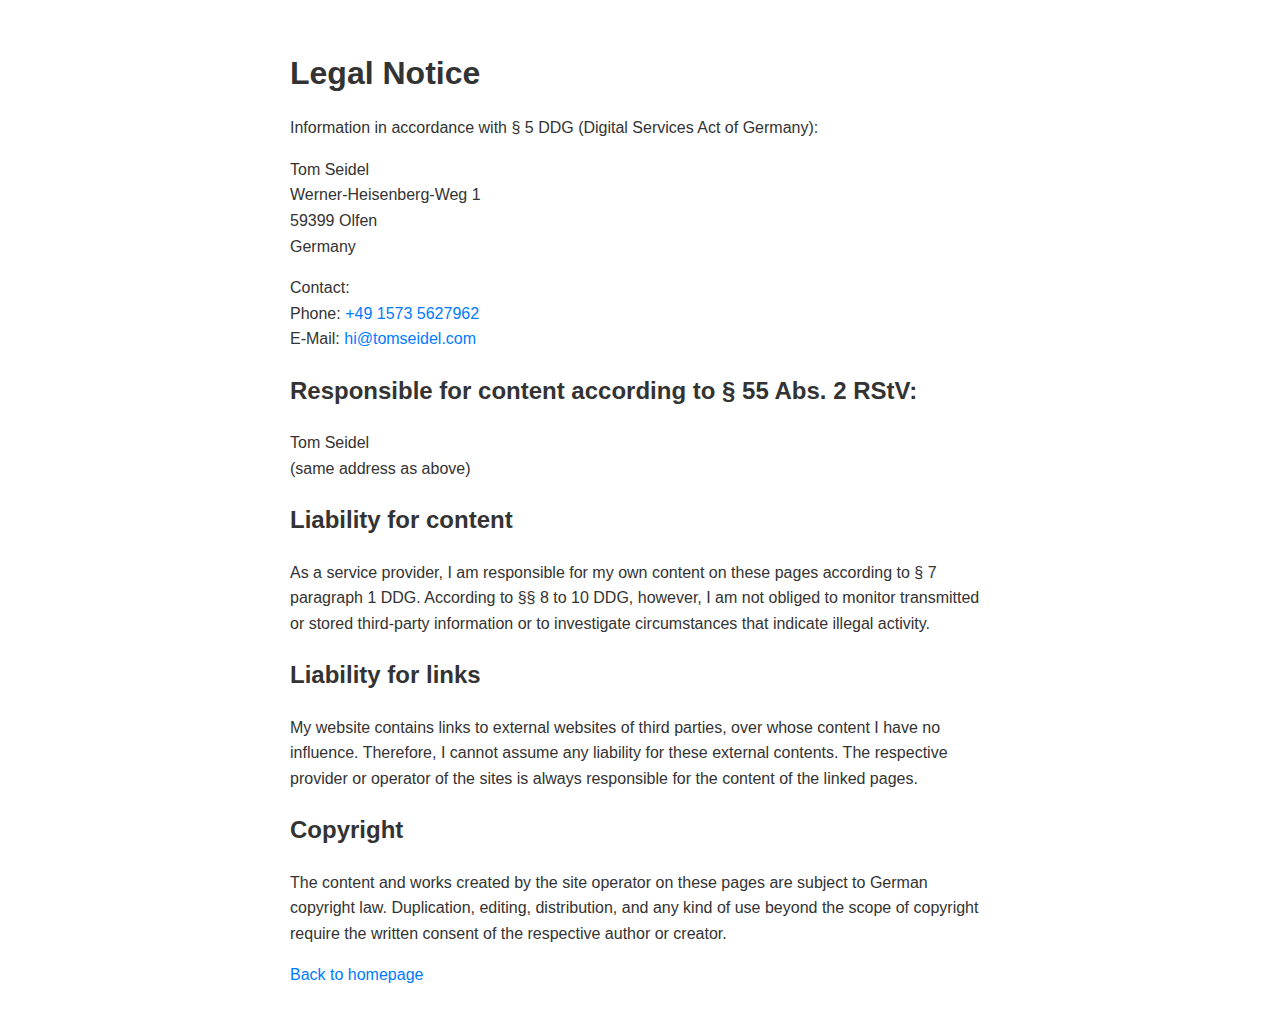
<file: legalnotes.html>
<!DOCTYPE html>
<html lang="en">
    <head>
        <meta charset="UTF-8">
        <meta name="viewport" content="width=device-width, initial-scale=1.0">
        <title>Legal Notice / Impressum</title>
        <style>
            body {
                font-family: sans-serif;
                line-height: 1.6;
                max-width: 700px;
                margin: 3rem auto;
                padding: 0 1rem;
                color: #333;
            }
            h1 {
                font-size: 2rem;
                margin-bottom: 1rem;
            }
            a {
                color: #007bff;
                text-decoration: none;
            }
            a:hover {
                text-decoration: underline;
            }
        </style>
    </head>
    <body>
        <h1>Legal Notice</h1>

        <p>Information in accordance with § 5 DDG (Digital Services Act of Germany):</p>

        <p>
        Tom Seidel<br>
        Werner-Heisenberg-Weg 1<br>
        59399 Olfen<br>
        Germany
        </p>

        <p>
        Contact:<br>
        Phone: <a href="tel:+4915735627962">+49 1573 5627962</a><br>
        E-Mail: <a href="mailto:hi@tomseidel.com">hi@tomseidel.com</a>
        </p>

        <h2>Responsible for content according to § 55 Abs. 2 RStV:</h2>
        <p>
        Tom Seidel<br>
        (same address as above)
        </p>

        <h2>Liability for content</h2>
        <p>
        As a service provider, I am responsible for my own content on these pages according to § 7 paragraph 1 DDG. According to §§ 8 to 10 DDG, however, I am not obliged to monitor transmitted or stored third-party information or to investigate circumstances that indicate illegal activity.
        </p>

        <h2>Liability for links</h2>
        <p>
        My website contains links to external websites of third parties, over whose content I have no influence. Therefore, I cannot assume any liability for these external contents. The respective provider or operator of the sites is always responsible for the content of the linked pages.
        </p>

        <h2>Copyright</h2>
        <p>
        The content and works created by the site operator on these pages are subject to German copyright law. Duplication, editing, distribution, and any kind of use beyond the scope of copyright require the written consent of the respective author or creator.
        </p>

        <p><a href="/links.html">Back to homepage</a></p>
    </body>
</html>
</file>
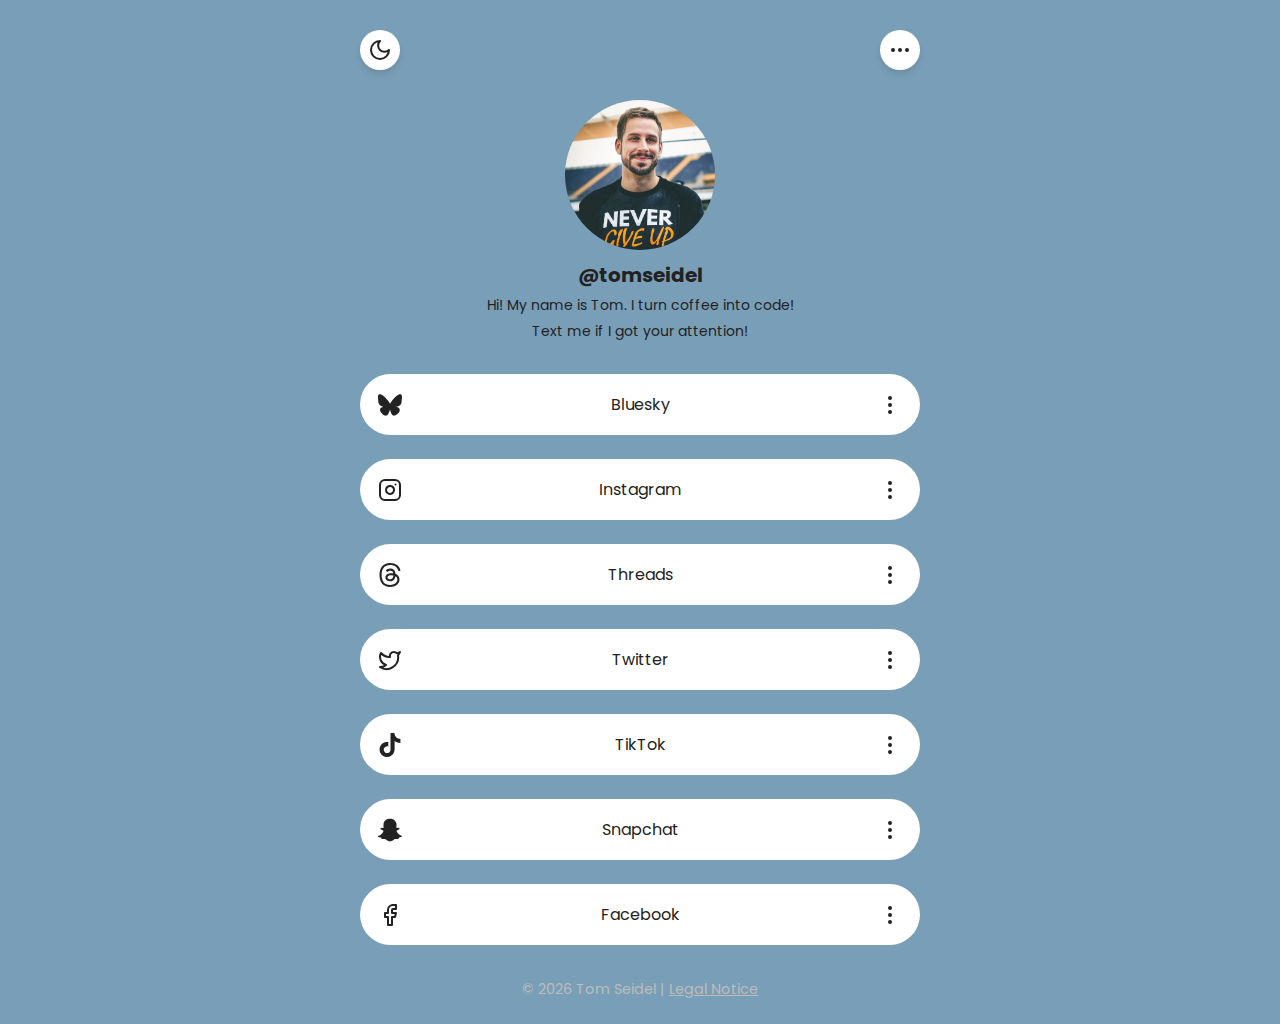
<file: links.html>
<!DOCTYPE html>
<html lang="en">
    <head>
        <meta charset="UTF-8">
        <meta name="viewport" content="width=device-width, initial-scale=1.0">
        <link rel="stylesheet" href="styles/links.css">
        <link rel="preconnect" href="https://fonts.googleapis.com">
        <link rel="preconnect" href="https://fonts.gstatic.com" crossorigin>
        <link href="https://fonts.googleapis.com/css2?family=Poppins:wght@400;700&display=swap" rel="stylesheet">
        <link rel="apple-touch-icon" sizes="180x180" href="/apple-touch-icon.png">
        <link rel="icon" type="image/png" sizes="32x32" href="/favicon-32x32.png">
        <link rel="icon" type="image/png" sizes="16x16" href="/favicon-16x16.png">
        <link rel="manifest" href="/site.webmanifest">
        <title>Tom Seidel | Links</title>
    </head>
    <body>

        <div class="overlay"></div>
        <section id="modal-frame" class="modal-frame">
          <header class="modal-header">
            <h2>Share Link</h2>
            <button id="modal-close" class="modal-close" aria-label="Close modal">
              <!-- Close Icon -->
              <svg xmlns="http://www.w3.org/2000/svg" width="24" height="24" viewBox="0 0 24 24" fill="none" stroke="black" stroke-width="2" stroke-linecap="round" stroke-linejoin="round" class="lucide lucide-x-icon lucide-x"><path d="M18 6 6 18"/><path d="m6 6 12 12"/></svg>
            </button>
          </header>
          <div class="modal-input-wrapper">
            <input type="text" id="modal-link" class="modal-link" value="" readonly />
            <button id="copy-button" class="copy-button" data-url="">Copy Link</button>
          </div>
        </section>
        
        <header>
            <div class="header-wrapper">
                <div class="header-content">
                    <div class="darkmode-share">
                        <button id="darkmode-button" class="darkmode-button"></button>
                        <button id="menu-button" class="menu-button" data-url="https://tomseidel.com/links"></button>
                    </div>
                </div>
                <div class="hero-wrapper">
                    <img src="assets/pictures/tom.jpg" alt="profile picture" class="hero-pic">
                    <h1>@tomseidel</h1>
                    <p>Hi! My name is Tom. I turn coffee into code!</p>
                    <p>Text me if I got your attention!</p>
                </div>
            </div>
        </header>

        <section class="link-wrapper">
            <div class="link-content">
            
                <!-- Bluesky -->
                <div class="link-button">
                    <div class="link-left">
                        <!-- Bluesky Icon SVG -->
                        <svg role="img" viewBox="0 0 24 24" xmlns="http://www.w3.org/2000/svg" id="Bluesky--Streamline-Simple-Icons" height="24" width="24"><desc>Bluesky Streamline Icon: https://streamlinehq.com</desc><title>Bluesky</title><path d="M12 10.8c-1.087 -2.114 -4.046 -6.053 -6.798 -7.995C2.566 0.944 1.561 1.266 0.902 1.565 0.139 1.908 0 3.08 0 3.768c0 0.69 0.378 5.65 0.624 6.479 0.815 2.736 3.713 3.66 6.383 3.364 0.136 -0.02 0.275 -0.039 0.415 -0.056 -0.138 0.022 -0.276 0.04 -0.415 0.056 -3.912 0.58 -7.387 2.005 -2.83 7.078 5.013 5.19 6.87 -1.113 7.823 -4.308 0.953 3.195 2.05 9.271 7.733 4.308 4.267 -4.308 1.172 -6.498 -2.74 -7.078a8.741 8.741 0 0 1 -0.415 -0.056c0.14 0.017 0.279 0.036 0.415 0.056 2.67 0.297 5.568 -0.628 6.383 -3.364 0.246 -0.828 0.624 -5.79 0.624 -6.478 0 -0.69 -0.139 -1.861 -0.902 -2.206 -0.659 -0.298 -1.664 -0.62 -4.3 1.24C16.046 4.748 13.087 8.687 12 10.8Z" fill="currentColor" stroke-width="1"></path></svg>
                    </div>
                    <a href="https://bsky.app/profile/tomseidel.com" class="link-center" target="_blank">Bluesky</a>
                    <button class="link-right" data-url="https://bsky.app/profile/tomseidel.com" aria-label="Copy Bluesky Link">
                        <!-- 3 dots icon -->
                        <svg xmlns="http://www.w3.org/2000/svg" width="24" height="24" viewBox="0 0 24 24" fill="none" stroke="currentColor" stroke-width="2" stroke-linecap="round" stroke-linejoin="round" class="lucide lucide-ellipsis-vertical-icon lucide-ellipsis-vertical"><circle cx="12" cy="12" r="1"/><circle cx="12" cy="5" r="1"/><circle cx="12" cy="19" r="1"/></svg>
                    </button>
                </div>
            
                <!-- Instagram -->
                <div class="link-button">
                    <div class="link-left">
                        <!-- Instagram Icon SVG -->
                        <svg xmlns="http://www.w3.org/2000/svg" width="24" height="24" viewBox="0 0 24 24" fill="none" stroke="currentColor" stroke-width="2" stroke-linecap="round" stroke-linejoin="round" class="lucide lucide-instagram-icon lucide-instagram"><rect width="20" height="20" x="2" y="2" rx="5" ry="5"/><path d="M16 11.37A4 4 0 1 1 12.63 8 4 4 0 0 1 16 11.37z"/><line x1="17.5" x2="17.51" y1="6.5" y2="6.5"/></svg>
                    </div>
                    <a href="https://www.instagram.com/tom_sei/" class="link-center" target="_blank">Instagram</a>
                    <button class="link-right" data-url="https://www.instagram.com/tom_sei/" aria-label="Copy Instagram Link">
                        <!-- 3 dots icon -->
                        <svg xmlns="http://www.w3.org/2000/svg" width="24" height="24" viewBox="0 0 24 24" fill="none" stroke="currentColor" stroke-width="2" stroke-linecap="round" stroke-linejoin="round" class="lucide lucide-ellipsis-vertical-icon lucide-ellipsis-vertical"><circle cx="12" cy="12" r="1"/><circle cx="12" cy="5" r="1"/><circle cx="12" cy="19" r="1"/></svg>
                    </button>
                </div>

                <!-- Threads -->
                <div class="link-button">
                    <div class="link-left">
                        <!-- Threads Icon SVG -->
                        <svg role="img" viewBox="0 0 24 24" xmlns="http://www.w3.org/2000/svg" id="Threads--Streamline-Simple-Icons" height="24" width="24"><desc>Threads Streamline Icon: https://streamlinehq.com</desc><title>Threads</title><path d="M12.186 24h-0.007c-3.581 -0.024 -6.334 -1.205 -8.184 -3.509C2.35 18.44 1.5 15.586 1.472 12.01v-0.017c0.03 -3.579 0.879 -6.43 2.525 -8.482C5.845 1.205 8.6 0.024 12.18 0h0.014c2.746 0.02 5.043 0.725 6.826 2.098 1.677 1.29 2.858 3.13 3.509 5.467l-2.04 0.569c-1.104 -3.96 -3.898 -5.984 -8.304 -6.015 -2.91 0.022 -5.11 0.936 -6.54 2.717C4.307 6.504 3.616 8.914 3.589 12c0.027 3.086 0.718 5.496 2.057 7.164 1.43 1.783 3.631 2.698 6.54 2.717 2.623 -0.02 4.358 -0.631 5.8 -2.045 1.647 -1.613 1.618 -3.593 1.09 -4.798 -0.31 -0.71 -0.873 -1.3 -1.634 -1.75 -0.192 1.352 -0.622 2.446 -1.284 3.272 -0.886 1.102 -2.14 1.704 -3.73 1.79 -1.202 0.065 -2.361 -0.218 -3.259 -0.801 -1.063 -0.689 -1.685 -1.74 -1.752 -2.964 -0.065 -1.19 0.408 -2.285 1.33 -3.082 0.88 -0.76 2.119 -1.207 3.583 -1.291a13.853 13.853 0 0 1 3.02 0.142c-0.126 -0.742 -0.375 -1.332 -0.75 -1.757 -0.513 -0.586 -1.308 -0.883 -2.359 -0.89h-0.029c-0.844 0 -1.992 0.232 -2.721 1.32l-1.757 -1.18c0.98 -1.454 2.568 -2.256 4.478 -2.256h0.044c3.194 0.02 5.097 1.975 5.287 5.388 0.108 0.046 0.216 0.094 0.321 0.142 1.49 0.7 2.58 1.761 3.154 3.07 0.797 1.82 0.871 4.79 -1.548 7.158 -1.85 1.81 -4.094 2.628 -7.277 2.65Zm1.003 -11.69c-0.242 0 -0.487 0.007 -0.739 0.021 -1.836 0.103 -2.98 0.946 -2.916 2.143 0.067 1.256 1.452 1.839 2.784 1.767 1.224 -0.065 2.818 -0.543 3.086 -3.71a10.5 10.5 0 0 0 -2.215 -0.221z" fill="currentColor" stroke-width="1"></path></svg>
                    </div>
                    <a href="https://www.threads.net/@tom_sei/" class="link-center" target="_blank">Threads</a>
                    <button class="link-right" data-url="https://www.threads.net/@tom_sei/" aria-label="Copy Threads Link">
                        <!-- 3 dots icon -->
                        <svg xmlns="http://www.w3.org/2000/svg" width="24" height="24" viewBox="0 0 24 24" fill="none" stroke="currentColor" stroke-width="2" stroke-linecap="round" stroke-linejoin="round" class="lucide lucide-ellipsis-vertical-icon lucide-ellipsis-vertical"><circle cx="12" cy="12" r="1"/><circle cx="12" cy="5" r="1"/><circle cx="12" cy="19" r="1"/></svg>
                    </button>
                </div>
                
                <!-- Twitter -->
                <div class="link-button">
                    <div class="link-left">
                        <!-- Twitter Icon SVG -->
                        <svg xmlns="http://www.w3.org/2000/svg" width="24" height="24" viewBox="0 0 24 24" fill="none" stroke="currentColor" stroke-width="2" stroke-linecap="round" stroke-linejoin="round" class="lucide lucide-twitter-icon lucide-twitter"><path d="M22 4s-.7 2.1-2 3.4c1.6 10-9.4 17.3-18 11.6 2.2.1 4.4-.6 6-2C3 15.5.5 9.6 3 5c2.2 2.6 5.6 4.1 9 4-.9-4.2 4-6.6 7-3.8 1.1 0 3-1.2 3-1.2z"/></svg>
                    </div>
                    <a href="https://x.com/tseideldev/" class="link-center" target="_blank">Twitter</a>
                    <button class="link-right" data-url="https://x.com/tseideldev/" aria-label="Copy Twitter Link">
                        <!-- 3 dots icon -->
                        <svg xmlns="http://www.w3.org/2000/svg" width="24" height="24" viewBox="0 0 24 24" fill="none" stroke="currentColor" stroke-width="2" stroke-linecap="round" stroke-linejoin="round" class="lucide lucide-ellipsis-vertical-icon lucide-ellipsis-vertical"><circle cx="12" cy="12" r="1"/><circle cx="12" cy="5" r="1"/><circle cx="12" cy="19" r="1"/></svg>
                    </button>
                </div>

                <!-- TikTok -->
                <div class="link-button">
                    <div class="link-left">
                        <!-- TikTok Icon SVG -->
                        <svg role="img" viewBox="0 0 24 24" xmlns="http://www.w3.org/2000/svg" id="Tiktok--Streamline-Simple-Icons" height="24" width="24"><desc>Tiktok Streamline Icon: https://streamlinehq.com</desc><title>TikTok</title><path d="M12.525 0.02c1.31 -0.02 2.61 -0.01 3.91 -0.02 0.08 1.53 0.63 3.09 1.75 4.17 1.12 1.11 2.7 1.62 4.24 1.79v4.03c-1.44 -0.05 -2.89 -0.35 -4.2 -0.97 -0.57 -0.26 -1.1 -0.59 -1.62 -0.93 -0.01 2.92 0.01 5.84 -0.02 8.75 -0.08 1.4 -0.54 2.79 -1.35 3.94 -1.31 1.92 -3.58 3.17 -5.91 3.21 -1.43 0.08 -2.86 -0.31 -4.08 -1.03 -2.02 -1.19 -3.44 -3.37 -3.65 -5.71 -0.02 -0.5 -0.03 -1 -0.01 -1.49 0.18 -1.9 1.12 -3.72 2.58 -4.96 1.66 -1.44 3.98 -2.13 6.15 -1.72 0.02 1.48 -0.04 2.96 -0.04 4.44 -0.99 -0.32 -2.15 -0.23 -3.02 0.37 -0.63 0.41 -1.11 1.04 -1.36 1.75 -0.21 0.51 -0.15 1.07 -0.14 1.61 0.24 1.64 1.82 3.02 3.5 2.87 1.12 -0.01 2.19 -0.66 2.77 -1.61 0.19 -0.33 0.4 -0.67 0.41 -1.06 0.1 -1.79 0.06 -3.57 0.07 -5.36 0.01 -4.03 -0.01 -8.05 0.02 -12.07z" fill="currentColor" stroke-width="1"></path></svg>
                    </div>
                    <a href="https://www.tiktok.com/@tom_seidel" class="link-center" target="_blank">TikTok</a>
                    <button class="link-right" data-url="https://www.tiktok.com/@tom_seidel" aria-label="Copy TikTok Link">
                        <!-- 3 dots icon -->
                        <svg xmlns="http://www.w3.org/2000/svg" width="24" height="24" viewBox="0 0 24 24" fill="none" stroke="currentColor" stroke-width="2" stroke-linecap="round" stroke-linejoin="round" class="lucide lucide-ellipsis-vertical-icon lucide-ellipsis-vertical"><circle cx="12" cy="12" r="1"/><circle cx="12" cy="5" r="1"/><circle cx="12" cy="19" r="1"/></svg>
                    </button>
                </div>

                <!-- Snapchat -->
                <div class="link-button">
                    <div class="link-left">
                        <!-- Snapchat Icon SVG -->
                        <svg role="img" viewBox="0 0 24 24" xmlns="http://www.w3.org/2000/svg" id="Snapchat--Streamline-Simple-Icons" height="24" width="24"><desc>Snapchat Streamline Icon: https://streamlinehq.com</desc><title>Snapchat</title><path d="M12.206 0.793c0.99 0 4.347 0.276 5.93 3.821 0.529 1.193 0.403 3.219 0.299 4.847l-0.003 0.06c-0.012 0.18 -0.022 0.345 -0.03 0.51 0.075 0.045 0.203 0.09 0.401 0.09 0.3 -0.016 0.659 -0.12 1.033 -0.301 0.165 -0.088 0.344 -0.104 0.464 -0.104 0.182 0 0.359 0.029 0.509 0.09 0.45 0.149 0.734 0.479 0.734 0.838 0.015 0.449 -0.39 0.839 -1.213 1.168 -0.089 0.029 -0.209 0.075 -0.344 0.119 -0.45 0.135 -1.139 0.36 -1.333 0.81 -0.09 0.224 -0.061 0.524 0.12 0.868l0.015 0.015c0.06 0.136 1.526 3.475 4.791 4.014 0.255 0.044 0.435 0.27 0.42 0.509 0 0.075 -0.015 0.149 -0.045 0.225 -0.24 0.569 -1.273 0.988 -3.146 1.271 -0.059 0.091 -0.12 0.375 -0.164 0.57 -0.029 0.179 -0.074 0.36 -0.134 0.553 -0.076 0.271 -0.27 0.405 -0.555 0.405h-0.03c-0.135 0 -0.313 -0.031 -0.538 -0.074 -0.36 -0.075 -0.765 -0.135 -1.273 -0.135 -0.3 0 -0.599 0.015 -0.913 0.074 -0.6 0.104 -1.123 0.464 -1.723 0.884 -0.853 0.599 -1.826 1.288 -3.294 1.288 -0.06 0 -0.119 -0.015 -0.18 -0.015h-0.149c-1.468 0 -2.427 -0.675 -3.279 -1.288 -0.599 -0.42 -1.107 -0.779 -1.707 -0.884 -0.314 -0.045 -0.629 -0.074 -0.928 -0.074 -0.54 0 -0.958 0.089 -1.272 0.149 -0.211 0.043 -0.391 0.074 -0.54 0.074 -0.374 0 -0.523 -0.224 -0.583 -0.42 -0.061 -0.192 -0.09 -0.389 -0.135 -0.567 -0.046 -0.181 -0.105 -0.494 -0.166 -0.57 -1.918 -0.222 -2.95 -0.642 -3.189 -1.226 -0.031 -0.063 -0.052 -0.15 -0.055 -0.225 -0.015 -0.243 0.165 -0.465 0.42 -0.509 3.264 -0.54 4.73 -3.879 4.791 -4.02l0.016 -0.029c0.18 -0.345 0.224 -0.645 0.119 -0.869 -0.195 -0.434 -0.884 -0.658 -1.332 -0.809 -0.121 -0.029 -0.24 -0.074 -0.346 -0.119 -1.107 -0.435 -1.257 -0.93 -1.197 -1.273 0.09 -0.479 0.674 -0.793 1.168 -0.793 0.146 0 0.27 0.029 0.383 0.074 0.42 0.194 0.789 0.3 1.104 0.3 0.234 0 0.384 -0.06 0.465 -0.105l-0.046 -0.569c-0.098 -1.626 -0.225 -3.651 0.307 -4.837C7.392 1.077 10.739 0.807 11.727 0.807l0.419 -0.015h0.06z" fill="currentColor" stroke-width="1"></path></svg>
                    </div>
                    <a href="https://www.snapchat.com/add/tom_sei" class="link-center" target="_blank">Snapchat</a>
                    <button class="link-right" data-url="https://www.snapchat.com/add/tom_sei" aria-label="Copy Snapchat Link">
                        <!-- 3 dots icon -->
                        <svg xmlns="http://www.w3.org/2000/svg" width="24" height="24" viewBox="0 0 24 24" fill="none" stroke="currentColor" stroke-width="2" stroke-linecap="round" stroke-linejoin="round" class="lucide lucide-ellipsis-vertical-icon lucide-ellipsis-vertical"><circle cx="12" cy="12" r="1"/><circle cx="12" cy="5" r="1"/><circle cx="12" cy="19" r="1"/></svg>
                    </button>
                </div>

                <!-- Facebook -->
                <div class="link-button">
                    <div class="link-left">
                        <!-- Facebook Icon SVG -->
                        <svg xmlns="http://www.w3.org/2000/svg" width="24" height="24" viewBox="0 0 24 24" fill="none" stroke="currentColor" stroke-width="2" stroke-linecap="round" stroke-linejoin="round" class="lucide lucide-facebook-icon lucide-facebook"><path d="M18 2h-3a5 5 0 0 0-5 5v3H7v4h3v8h4v-8h3l1-4h-4V7a1 1 0 0 1 1-1h3z"/></svg>
                    </div>
                    <a href="https://www.facebook.com/seidel.tom" class="link-center" target="_blank">Facebook</a>
                    <button class="link-right" data-url="https://www.facebook.com/seidel.tom" aria-label="Copy Facebook Link">
                        <!-- 3 dots icon -->
                        <svg xmlns="http://www.w3.org/2000/svg" width="24" height="24" viewBox="0 0 24 24" fill="none" stroke="currentColor" stroke-width="2" stroke-linecap="round" stroke-linejoin="round" class="lucide lucide-ellipsis-vertical-icon lucide-ellipsis-vertical"><circle cx="12" cy="12" r="1"/><circle cx="12" cy="5" r="1"/><circle cx="12" cy="19" r="1"/></svg>
                    </button>
                </div>

            </div>
          </section>

          <footer>
            <p>&copy; <span id="year"></span> Tom Seidel | <a href="/legalnotes.html" target="_blank">Legal Notice</a></p>
          </footer>                   

        <script src="scripts/links.js"></script>
    </body>
</html>
</file>
<file: styles/links.css>
* { box-sizing: border-box; margin: 0; padding: 0; }
body { font-family: "Poppins", sans-serif; background: #799eb7; color: #222; transition: 0.3s; }

/* Modal Window */
.overlay {
    position: fixed;
    width: 100%;
    height: 100%;
    background: rgba(26, 26, 26, 0.5);
    opacity: 0;
    pointer-events: none;
    z-index: 1001;
    transition: opacity 0.3s ease-in-out;
}

.overlay.active {
    opacity: 1;
    pointer-events: auto;
}

.modal-frame {
    position: fixed;
    top: 50%;
    left: 50%;
    transform: translate(-50%, -50%);
    width: 100%;
    max-width: calc(610px - 3em);
    padding: 20px;
    background-color: #fff;
    color: #222;
    border-radius: 12px;
    box-shadow: 0px 4px 10px rgba(0, 0, 0, 0.2);
    opacity: 0;
    pointer-events: none;
    transition: opacity 0.3s ease-in-out;
    z-index: 1002;
}

.modal-frame.active {
    opacity: 1;
    pointer-events: auto;
}

.modal-header {
    display: flex;
    align-items: center;
    justify-content: center;
    position: relative;
}

.modal-header h2 {
    text-align: center;
    margin: 0;
    flex-grow: 1;
}

.modal-close {
    position: absolute;
    right: 0;
    top: 50%;
    transform: translateY(-50%);
    background: none;
    border: none;
    cursor: pointer;
    padding: 5px;
    display: flex;
    align-items: center;
}

.modal-close svg {
    stroke: black !important;
}

.modal-input-wrapper {
    display: flex;
    flex-direction: column;
    align-items: center;
    width: 100%;
    gap: 10px;
    margin-top: 30px;
}

.modal-link {
    display: block;
    width: 100%;
    max-width: 400px;
    padding: 12px;
    font-size: 16px;
    text-align: center;
    border: 2px solid #ccc;
    border-radius: 8px;
    outline: none;
    background-color: #f8f8f8;
    margin: 16px auto;
}

.modal-link {
    display: flex;
    align-items: center;
    justify-content: center;
    width: 300px;
    height: 20px;
}

.copy-button {
    width: 100%;
    max-width: 300px;
    padding: 10px;
    background: #c9783a;
    font-size: 12px;
    font-weight: 700;
    color: #fff;
    border: none;
    border-radius: 8px;
    cursor: pointer;
    transition: background 0.3s;
    margin-top: 10px;
}

.copy-button:hover {
    background: #a6612d;
}

/* Header section with darkmode and share button */
.header-wrapper {
    display: flex;
    align-items: center;
    flex-direction: column;
    padding-top: 70px;
}

.header-content {
    position: fixed;
    top: 30px;
    left: 50%;
    transform: translateX(-50%);
    width: 100%;

    display: flex;
    justify-content: center;
    z-index: 1000;
}

.darkmode-share {
    display: flex;
    justify-content: space-between;
    width: 100%;
    max-width: 560px;
    margin: 0 1.5em;
    transition: opacity 0.3s ease-in-out;
}

.darkmode-share.hidden {
    opacity: 0;
    pointer-events: none;
}

.darkmode-button {
    width: 40px;
    height: 40px;
    border-radius: 50%;
    background: #fff;
    color: #222;
    display: flex; 
    justify-content: center; 
    align-items: center;
    font-size: 24px; 
    cursor: pointer;
    border: none;
    box-shadow: 0px 4px 6px rgba(0, 0, 0, 0.1);
    transition: background 0.3s;
}

.darkmode-button:hover {
    background: #c9783a;
    color: #fff;
}

.menu-button {
    width: 40px;
    height: 40px;
    border-radius: 50%;
    background: #fff;
    color: #222;
    display: flex; 
    justify-content: center; 
    align-items: center;
    font-size: 24px; 
    cursor: pointer;
    border: none;
    box-shadow: 0px 4px 6px rgba(0, 0, 0, 0.1);
    transition: background 0.3s;
}

.menu-button:hover {
    background: #c9783a;
    color: #fff;
}

.hero-wrapper {
    display: flex;
    flex-direction: column;
    align-items: center;
    width: 100%;
    max-width: 560px;
    padding-top: 30px;
    text-align: center;
}

.hero-wrapper h1 {
    margin-top: 10px;
    font-size: 20px;
}
.hero-wrapper p {
    margin-top: 5px;
    font-size: 14px;
}

.hero-pic {
    width: 100%;
    height: auto;
    max-width: 150px;
    max-height: 150px;
    border-radius: 50%;
    object-fit: cover;
}

/* Link section */
.link-wrapper {
    display: flex;
    justify-content: center;
    margin-top: 20px;
}

.link-content {
    display: flex;
    flex-direction: column;
    align-items: center;
    width: 100%;
    margin: 0 1.5em;
}

.link-button {
    display: flex;
    align-items: center;
    justify-content: space-between;
    max-width: 560px;
    width: 100%;
    background: #fff;
    color: #222; /* Set default text + icon color for all children */
    border-radius: 36px;
    margin: 12px 0;
    padding: 18px;
    transition: 0.3s;
}

.link-button:hover {
    background: #c9783a;
    color: #fff;
}
  
.link-left,
.link-right {
    display: flex;
    align-items: center;
    justify-content: center;
    flex-shrink: 0;
    width: 24px;
    height: 24px;
}

.link-right {
    background: none;
    border: none;
    padding: 0;
    cursor: pointer;
}

.link-center {
    flex: 1;
    text-align: center;
    color: #222;
    text-decoration: none;
}

.link-center,
.link-right {
    color: inherit; /* Inherit from .link-button */
}

.link-left svg,
.link-right svg {
    width: 100%;
    height: 100%;
    display: block;
}

footer {
    text-align: center;
    padding-block: 1.5em 1.5rem;
    font-size: 0.9rem;
    color: #bcbcbc;
}

footer a {
    color: inherit;
    text-decoration: underline;
}

/* Dark mode */
.dark-mode {
    background: #1a1a1a;
    color: #f1f1f1;
}

.dark-mode .darkmode-button,
.dark-mode .menu-button {
    background: #444;
    color: #fff;
}

.dark-mode .darkmode-button:hover,
.dark-mode .menu-button:hover,
.dark-mode .link-button:hover {
    background: #c9783a;
}

.dark-mode .link-button {
    background: #444;
    color: #f1f1f1; /* trigger */
}

.dark-mode .overlay {
    background: rgba(126, 126, 126, 0.5);
}

.dark-mode .modal-frame {
    background-color: #333;
    color: #f1f1f1;
}

.dark-mode .modal-close,
.dark-mode .modal-close svg {
    color: #f1f1f1;
    stroke: white !important;
}

.dark-mode .link-center,
.dark-mode .link-right,
.dark-mode .link-left svg {
    color: #f1f1f1;
}

.dark-mode footer {
    color: #404040;
}

@media (max-width: 575px) {
    /* Dark mode and share button are closer to the top */
    .header-content{
        top: 15px;
    }

    /* Modal window snaps to bottom */
    .modal-frame {
        top: auto;
        bottom: 0;
        left: 50%;
        padding-top: 15px;
        padding-bottom: 40px;
        transform: translateX(-50%);
        border-radius: 12px 12px 0 0;
        max-height: 90vh;
        overflow-y: auto;
    }
}
</file>
